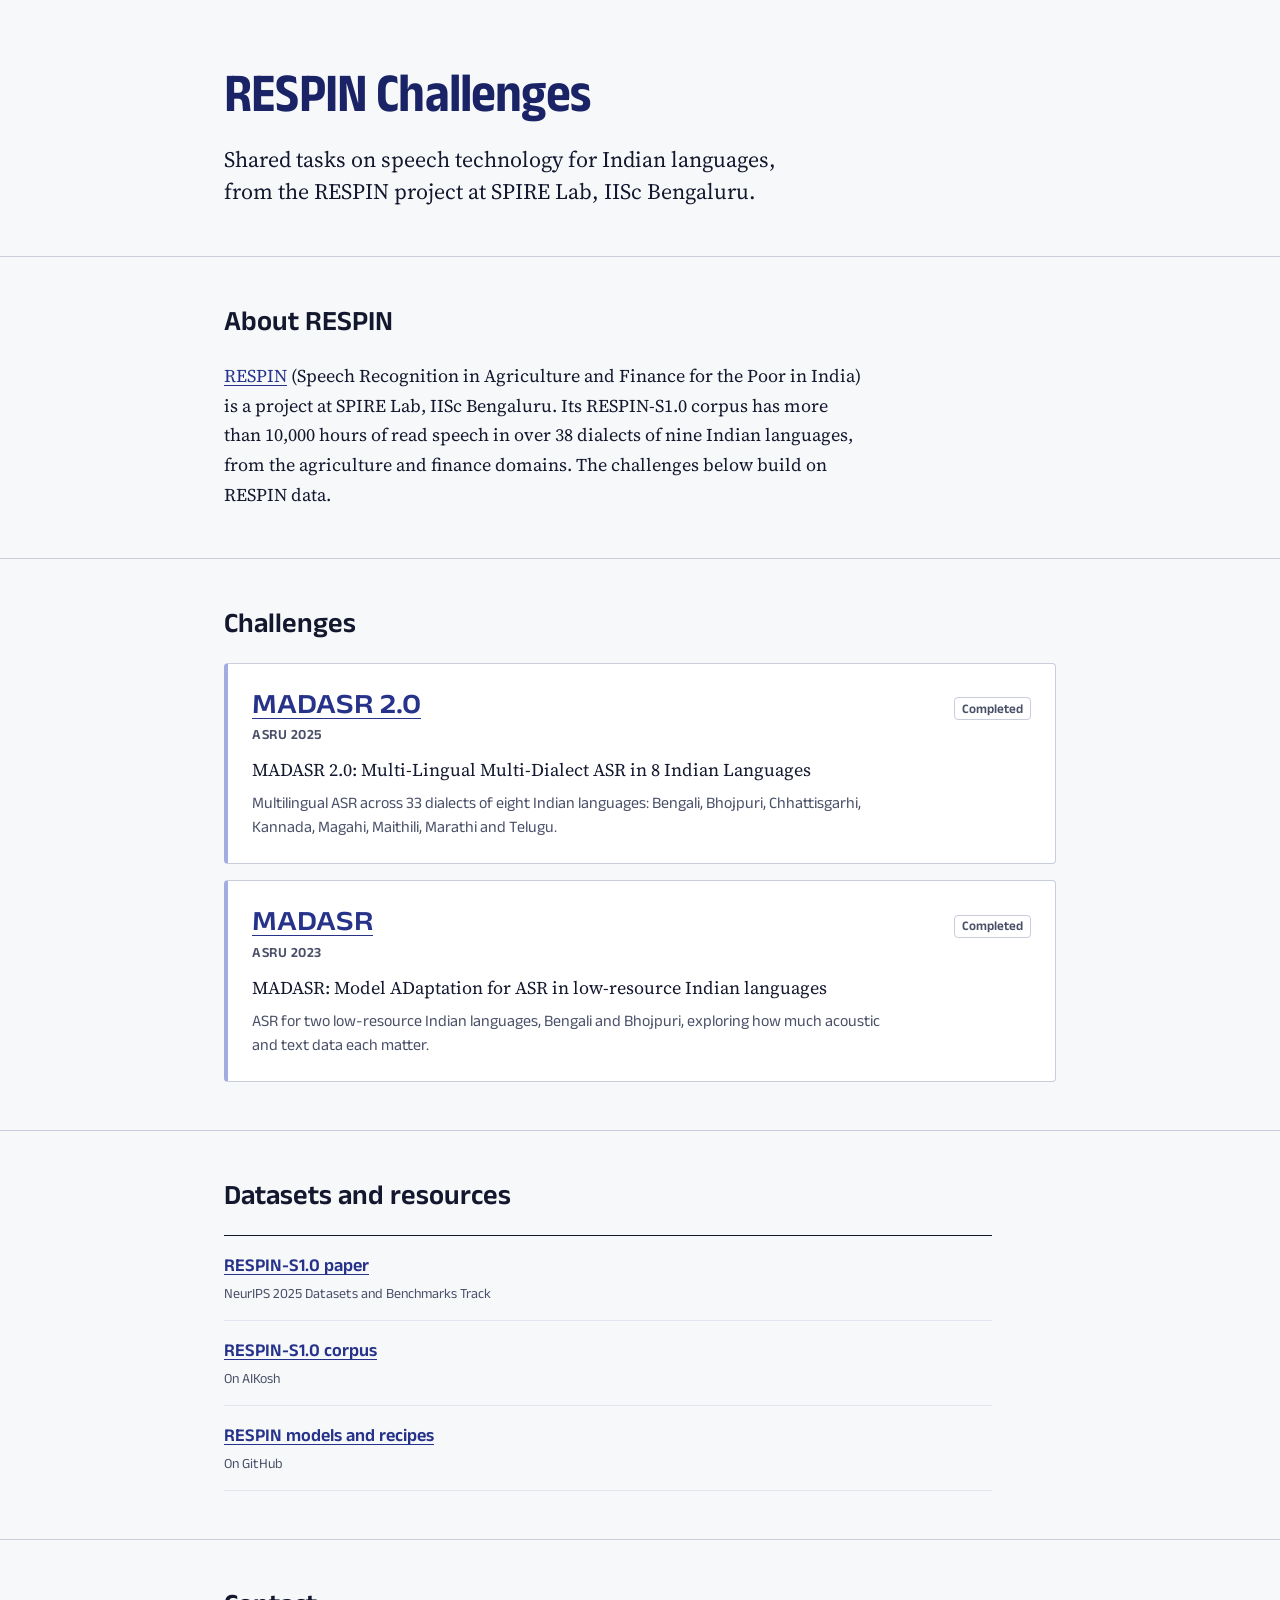
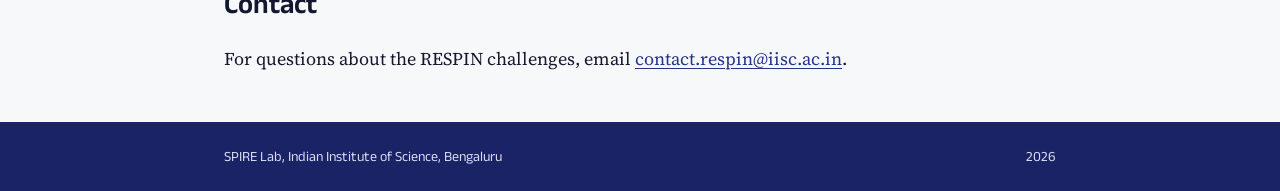
<file: index.html>
<!doctype html>
<html lang="en">
<head>
  <meta charset="utf-8">
  <meta name="viewport" content="width=device-width, initial-scale=1">
  <title>RESPIN Challenges</title>
  <meta name="description" content="Shared tasks on speech technology for Indian languages, from the RESPIN project at SPIRE Lab, IISc Bengaluru.">
  <link rel="canonical" href="https://respin-challenges.github.io/">
  <meta property="og:type" content="website">
  <meta property="og:site_name" content="RESPIN Challenges">
  <meta property="og:title" content="RESPIN Challenges">
  <meta property="og:description" content="Shared tasks on speech technology for Indian languages, from the RESPIN project at SPIRE Lab, IISc Bengaluru.">
  <meta property="og:url" content="https://respin-challenges.github.io/">
  <meta name="theme-color" content="#1a2366">
  <link rel="icon" href="assets/img/favicon.svg" type="image/svg+xml">
  <link rel="preconnect" href="https://fonts.googleapis.com">
  <link rel="preconnect" href="https://fonts.gstatic.com" crossorigin>
  <link rel="stylesheet" href="https://fonts.googleapis.com/css2?family=Anek+Latin:wdth,wght@75..125,400..700&amp;family=Source+Serif+4:ital,opsz,wght@0,8..60,400..600;1,8..60,400&amp;display=swap">
  <link rel="stylesheet" href="assets/css/site.css">
</head>
<body>
  <a class="skip-link" href="#main">Skip to content</a>

  <header class="intro">
    <div class="wrap">
      <h1>RESPIN Challenges</h1>
      <p class="lede">Shared tasks on speech technology for Indian languages, from the RESPIN project at SPIRE Lab, IISc Bengaluru.</p>
    </div>
  </header>

  <main id="main">

    <section class="band" aria-labelledby="about-h">
      <div class="wrap">
        <h2 id="about-h">About RESPIN</h2>
        <div class="prose">
          <p><a href="https://respin.iisc.ac.in/">RESPIN</a> (Speech Recognition in Agriculture and Finance for the Poor in India) is a project at SPIRE Lab, IISc Bengaluru. Its RESPIN-S1.0 corpus has more than 10,000 hours of read speech in over 38 dialects of nine Indian languages, from the agriculture and finance domains. The challenges below build on RESPIN data.</p>
        </div>
      </div>
    </section>

    <section class="band" aria-labelledby="challenges-h">
      <div class="wrap">
        <h2 id="challenges-h">Challenges</h2>

        <!-- ================================================================
             CHALLENGES: one <li class="challenge"> block per challenge,
             newest first.

             To add a challenge, copy everything from one "CHALLENGE CARD"
             comment to the matching "/CHALLENGE CARD" comment, paste it at
             the top of the list and edit the text and link.

             Status: change the one word inside <span class="status">
             (Upcoming, Ongoing or Completed).
             Use class="challenge is-current" while a challenge is upcoming or
             ongoing (filled status label and darker edge), and
             class="challenge" once it is completed.
             ================================================================ -->
        <ul class="challenge-list">

          <!-- CHALLENGE CARD: MADST 2027 -->
          <!-- HIDDEN until ASLI 2027 accepts the MADST challenge proposal (notification expected 17 Dec 2026). To show the card, delete this line and the "END HIDDEN" line below.
          <li class="challenge is-current">
            <div class="challenge-head">
              <h3 class="challenge-name"><a href="/madst2027/">MADST 2027</a></h3>
              <span class="status"><span class="visually-hidden">Status: </span>Upcoming</span>
            </div>
            <p class="challenge-venue">IEEE ASLI 2027, Singapore</p>
            <p class="challenge-title">MADST: Multilingual Any-Direction Speech Translation Challenge across Nine Indian Languages</p>
            <p class="challenge-desc">Translate speech between any two of nine Indian languages, into text or directly into speech.</p>
          </li>
          END HIDDEN -->
          <!-- /CHALLENGE CARD: MADST 2027 -->

          <!-- CHALLENGE CARD: MADASR 2.0 -->
          <li class="challenge">
            <div class="challenge-head">
              <h3 class="challenge-name"><a href="https://sites.google.com/view/respinasrchallenge2025/home">MADASR 2.0</a></h3>
              <span class="status"><span class="visually-hidden">Status: </span>Completed</span>
            </div>
            <p class="challenge-venue">ASRU 2025</p>
            <p class="challenge-title">MADASR 2.0: Multi-Lingual Multi-Dialect ASR in 8 Indian Languages</p>
            <p class="challenge-desc">Multilingual ASR across 33 dialects of eight Indian languages: Bengali, Bhojpuri, Chhattisgarhi, Kannada, Magahi, Maithili, Marathi and Telugu.</p>
          </li>
          <!-- /CHALLENGE CARD: MADASR 2.0 -->

          <!-- CHALLENGE CARD: MADASR -->
          <li class="challenge">
            <div class="challenge-head">
              <h3 class="challenge-name"><a href="https://sites.google.com/view/respinasrchallenge2023/home">MADASR</a></h3>
              <span class="status"><span class="visually-hidden">Status: </span>Completed</span>
            </div>
            <p class="challenge-venue">ASRU 2023</p>
            <p class="challenge-title">MADASR: Model ADaptation for ASR in low-resource Indian languages</p>
            <p class="challenge-desc">ASR for two low-resource Indian languages, Bengali and Bhojpuri, exploring how much acoustic and text data each matter.</p>
          </li>
          <!-- /CHALLENGE CARD: MADASR -->

        </ul>
        <!-- /CHALLENGES -->
      </div>
    </section>

    <section class="band" aria-labelledby="resources-h">
      <div class="wrap">
        <h2 id="resources-h">Datasets and resources</h2>
        <ul class="resource-list">
          <li>
            <a href="https://papers.neurips.cc/paper_files/paper/2025/hash/d88714d4f2c1e826d33d6c1eb1497ec9-Abstract-Datasets_and_Benchmarks_Track.html">RESPIN-S1.0 paper</a>
            <span class="meta">NeurIPS 2025 Datasets and Benchmarks Track</span>
          </li>
          <li>
            <a href="https://aikosh.indiaai.gov.in/home/datasets/details/iisc_respin_s1_0_corpus.html">RESPIN-S1.0 corpus</a>
            <span class="meta">On AIKosh</span>
          </li>
          <li>
            <a href="https://github.com/labspire/RESPIN">RESPIN models and recipes</a>
            <span class="meta">On GitHub</span>
          </li>
        </ul>
      </div>
    </section>

    <section class="band" aria-labelledby="contact-h">
      <div class="wrap">
        <h2 id="contact-h">Contact</h2>
        <div class="prose">
          <p>For questions about the RESPIN challenges, email <a href="mailto:contact.respin@iisc.ac.in">contact.respin@iisc.ac.in</a>.</p>
        </div>
      </div>
    </section>

  </main>

  <footer class="site-footer">
    <div class="wrap">
      <p>SPIRE Lab, Indian Institute of Science, Bengaluru</p>
      <!-- Update the year each January. -->
      <p>2026</p>
    </div>
  </footer>
</body>
</html>
</file>
<file: assets/css/site.css>
/* =====================================================================
   RESPIN Challenges - site stylesheet
   Trimmed from the MADST 2027 site (madst2027/assets/css/site.css) so the
   two sites look like one family. Tokens first; components after.
   No framework, no build step.
   ===================================================================== */

:root {
  /* Colour: same indigo scale as the MADST site */
  --paper: #f7f8fa;
  --surface: #ffffff;
  --ink: #14182e;
  --ink-2: #4a5068;
  --indigo-900: #1a2366;
  --indigo-700: #27338a;
  --indigo-300: #a3ace0;
  --indigo-100: #e3e6f6;
  --rule: #c9cddb;
  --rule-soft: #e2e5ee;

  /* Type */
  --font-sans: "Anek Latin", system-ui, -apple-system, "Segoe UI", sans-serif;
  --font-serif: "Source Serif 4", Georgia, "Times New Roman", serif;
  --step--1: 0.875rem;  /* 14 */
  --step-0: 1rem;       /* 16 */
  --step-1: 1.125rem;   /* 18 body prose */
  --step-2: 1.375rem;   /* 22 */
  --step-3: 1.75rem;    /* 28 */
  --step-6: 3.4375rem;  /* 55 */

  /* Space (8-pt rhythm) */
  --s-1: 0.25rem;
  --s-2: 0.5rem;
  --s-3: 0.75rem;
  --s-4: 1rem;
  --s-5: 1.5rem;
  --s-6: 2rem;
  --s-7: 3rem;
  --s-8: 4rem;

  --wrap: 52rem;        /* single column; narrower than the MADST site */
  --measure: 40rem;     /* prose column */
  --radius: 4px;
  --gutter: 1rem;

  color-scheme: light;
}

@media (min-width: 768px) {
  :root { --gutter: 2rem; }
}

/* ---------- Base ---------- */
*, *::before, *::after { box-sizing: border-box; }

html {
  -webkit-text-size-adjust: 100%;
  text-size-adjust: 100%;
}

body {
  margin: 0;
  min-height: 100vh;
  display: flex;
  flex-direction: column;
  background: var(--paper);
  color: var(--ink);
  font-family: var(--font-sans);
  font-size: var(--step-0);
  line-height: 1.5;
  font-feature-settings: "kern" 1;
}

main { flex: 1 0 auto; }

h1, h2, h3 {
  font-family: var(--font-sans);
  font-weight: 600;
  line-height: 1.15;
  margin: 0;
  text-wrap: balance;
  color: var(--ink);
}

p, ul { margin: 0; }

a {
  color: var(--indigo-700);
  text-decoration-thickness: 1px;
  text-underline-offset: 0.18em;
}
a:hover { color: var(--indigo-900); text-decoration-thickness: 2px; }

:focus-visible {
  outline: 2px solid var(--indigo-700);
  outline-offset: 2px;
  border-radius: 2px;
}

::selection { background: var(--indigo-100); }

.wrap {
  width: 100%;
  max-width: calc(var(--wrap) + 2 * var(--gutter));
  margin-inline: auto;
  padding-inline: var(--gutter);
}

.visually-hidden {
  position: absolute !important;
  width: 1px; height: 1px;
  padding: 0; margin: -1px;
  overflow: hidden; clip: rect(0 0 0 0);
  white-space: nowrap; border: 0;
}

.skip-link {
  position: absolute;
  left: var(--s-4);
  top: -100px;
  z-index: 100;
  background: var(--ink);
  color: #fff;
  padding: var(--s-2) var(--s-4);
  border-radius: var(--radius);
  text-decoration: none;
}
.skip-link:focus { top: var(--s-2); color: #fff; }

/* ---------- Intro ---------- */
.intro {
  padding-block: var(--s-8) var(--s-7);
  border-bottom: 1px solid var(--rule);
}
.intro h1 {
  font-size: clamp(2.25rem, 1.4rem + 3.4vw, var(--step-6));
  font-weight: 650;
  font-stretch: 88%;
  letter-spacing: -0.015em;
  line-height: 1.02;
  color: var(--indigo-900);
}
.intro .lede {
  margin-top: var(--s-5);
  max-width: 36rem;
  font-family: var(--font-serif);
  font-size: var(--step-2);
  line-height: 1.45;
  color: var(--ink);
}
@media (max-width: 767px) {
  .intro { padding-block: var(--s-6); }
  .intro .lede { font-size: var(--step-1); }
}

/* ---------- Sections ---------- */
.band { padding-block: var(--s-7); }
.band + .band { border-top: 1px solid var(--rule); }
.band h2 { font-size: var(--step-3); margin-bottom: var(--s-5); }

.prose {
  max-width: var(--measure);
  font-family: var(--font-serif);
  font-size: var(--step-1);
  line-height: 1.65;
}
.prose > * + * { margin-top: var(--s-4); }

/* ---------- Challenge cards ---------- */
.challenge-list {
  list-style: none;
  padding: 0;
  display: grid;
  gap: var(--s-4);
}
.challenge {
  background: var(--surface);
  border: 1px solid var(--rule);
  border-left: 4px solid var(--indigo-300);
  border-radius: var(--radius);
  padding: var(--s-5);
}
.challenge.is-current { border-left-color: var(--indigo-700); }

.challenge-head {
  display: flex;
  flex-wrap: wrap;
  align-items: baseline;
  justify-content: space-between;
  gap: var(--s-2) var(--s-4);
}
.challenge-name {
  font-size: var(--step-3);
  font-stretch: 112%;
}
.challenge-venue {
  margin-top: var(--s-1);
  font-size: var(--step--1);
  font-weight: 600;
  letter-spacing: 0.04em;
  text-transform: uppercase;
  color: var(--ink-2);
}
.challenge-title {
  margin-top: var(--s-3);
  font-family: var(--font-serif);
  font-size: var(--step-1);
  line-height: 1.45;
  color: var(--ink);
}
.challenge-desc {
  margin-top: var(--s-2);
  max-width: var(--measure);
  color: var(--ink-2);
}
@media (max-width: 559px) {
  .challenge { padding: var(--s-4); }
  .challenge-name { font-size: var(--step-2); }
}

/* Status label: always text, never colour alone. Current challenges
   (class "is-current" on the card) get a filled label. */
.status {
  display: inline-block;
  font-size: 0.8125rem;
  font-weight: 600;
  line-height: 1.4;
  padding: 0.1em 0.55em;
  border: 1px solid var(--rule);
  border-radius: var(--radius);
  background: var(--surface);
  color: var(--ink-2);
  white-space: nowrap;
}
.is-current .status {
  background: var(--indigo-700);
  border-color: var(--indigo-700);
  color: #fff;
}

/* ---------- Resources ---------- */
.resource-list {
  list-style: none;
  padding: 0;
  max-width: 48rem;
  border-top: 1px solid var(--ink);
}
.resource-list li {
  padding: var(--s-4) 0;
  border-bottom: 1px solid var(--rule-soft);
}
.resource-list a { font-size: var(--step-1); font-weight: 600; }
.resource-list .meta {
  display: block;
  margin-top: var(--s-1);
  font-size: var(--step--1);
  color: var(--ink-2);
}

/* ---------- Footer ---------- */
.site-footer {
  margin-top: auto;
  background: var(--indigo-900);
  color: #d9dcef;
  font-size: var(--step--1);
}
.site-footer .wrap {
  display: flex;
  flex-wrap: wrap;
  justify-content: space-between;
  gap: var(--s-2) var(--s-5);
  padding-block: var(--s-5);
}
.site-footer a { color: #fff; }
.site-footer :focus-visible { outline-color: #fff; }

/* ---------- Motion preferences ---------- */
@media (prefers-reduced-motion: reduce) {
  *, *::before, *::after { transition-duration: 0.01ms !important; animation-duration: 0.01ms !important; scroll-behavior: auto !important; }
}

/* ---------- Print ---------- */
@media print {
  body { background: #fff; }
  .skip-link { display: none; }
  .challenge { break-inside: avoid; }
  .site-footer { background: none; color: #000; }
  a, .site-footer a { color: #000; }
}
</file>
